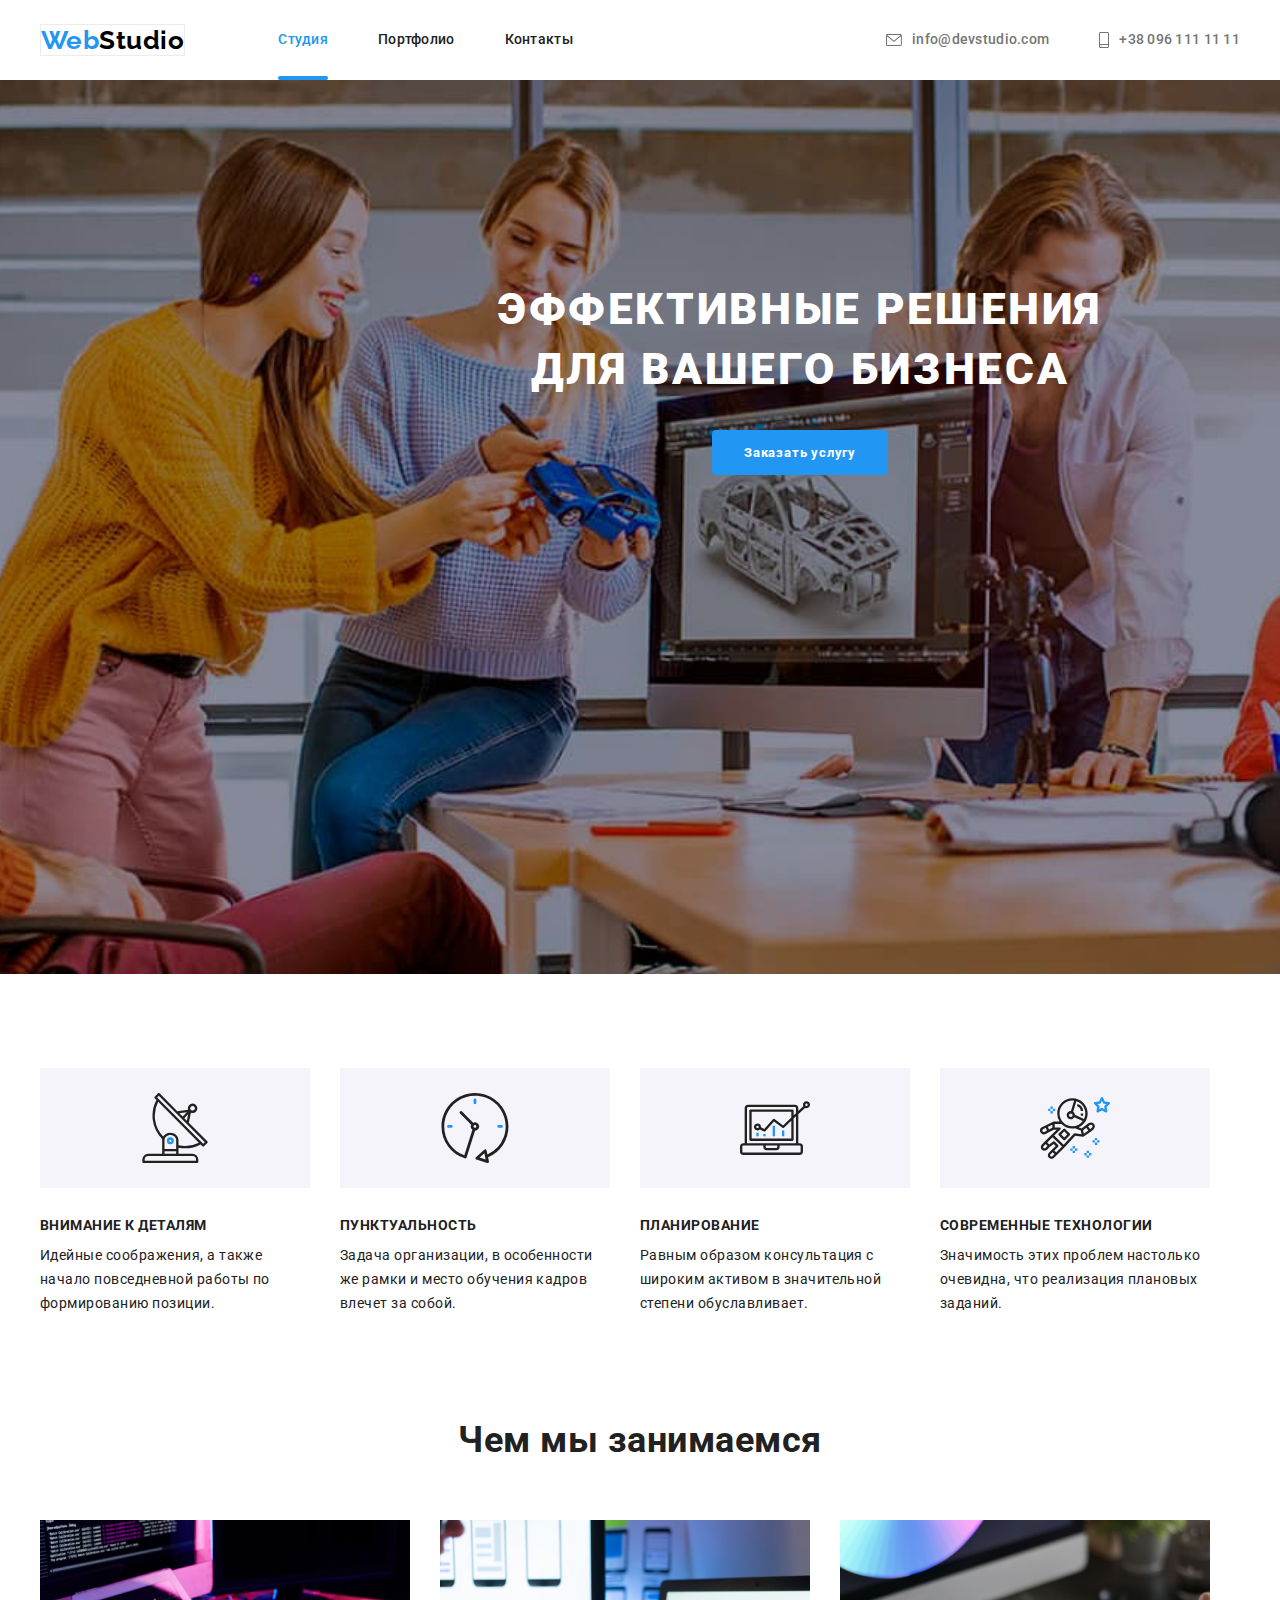
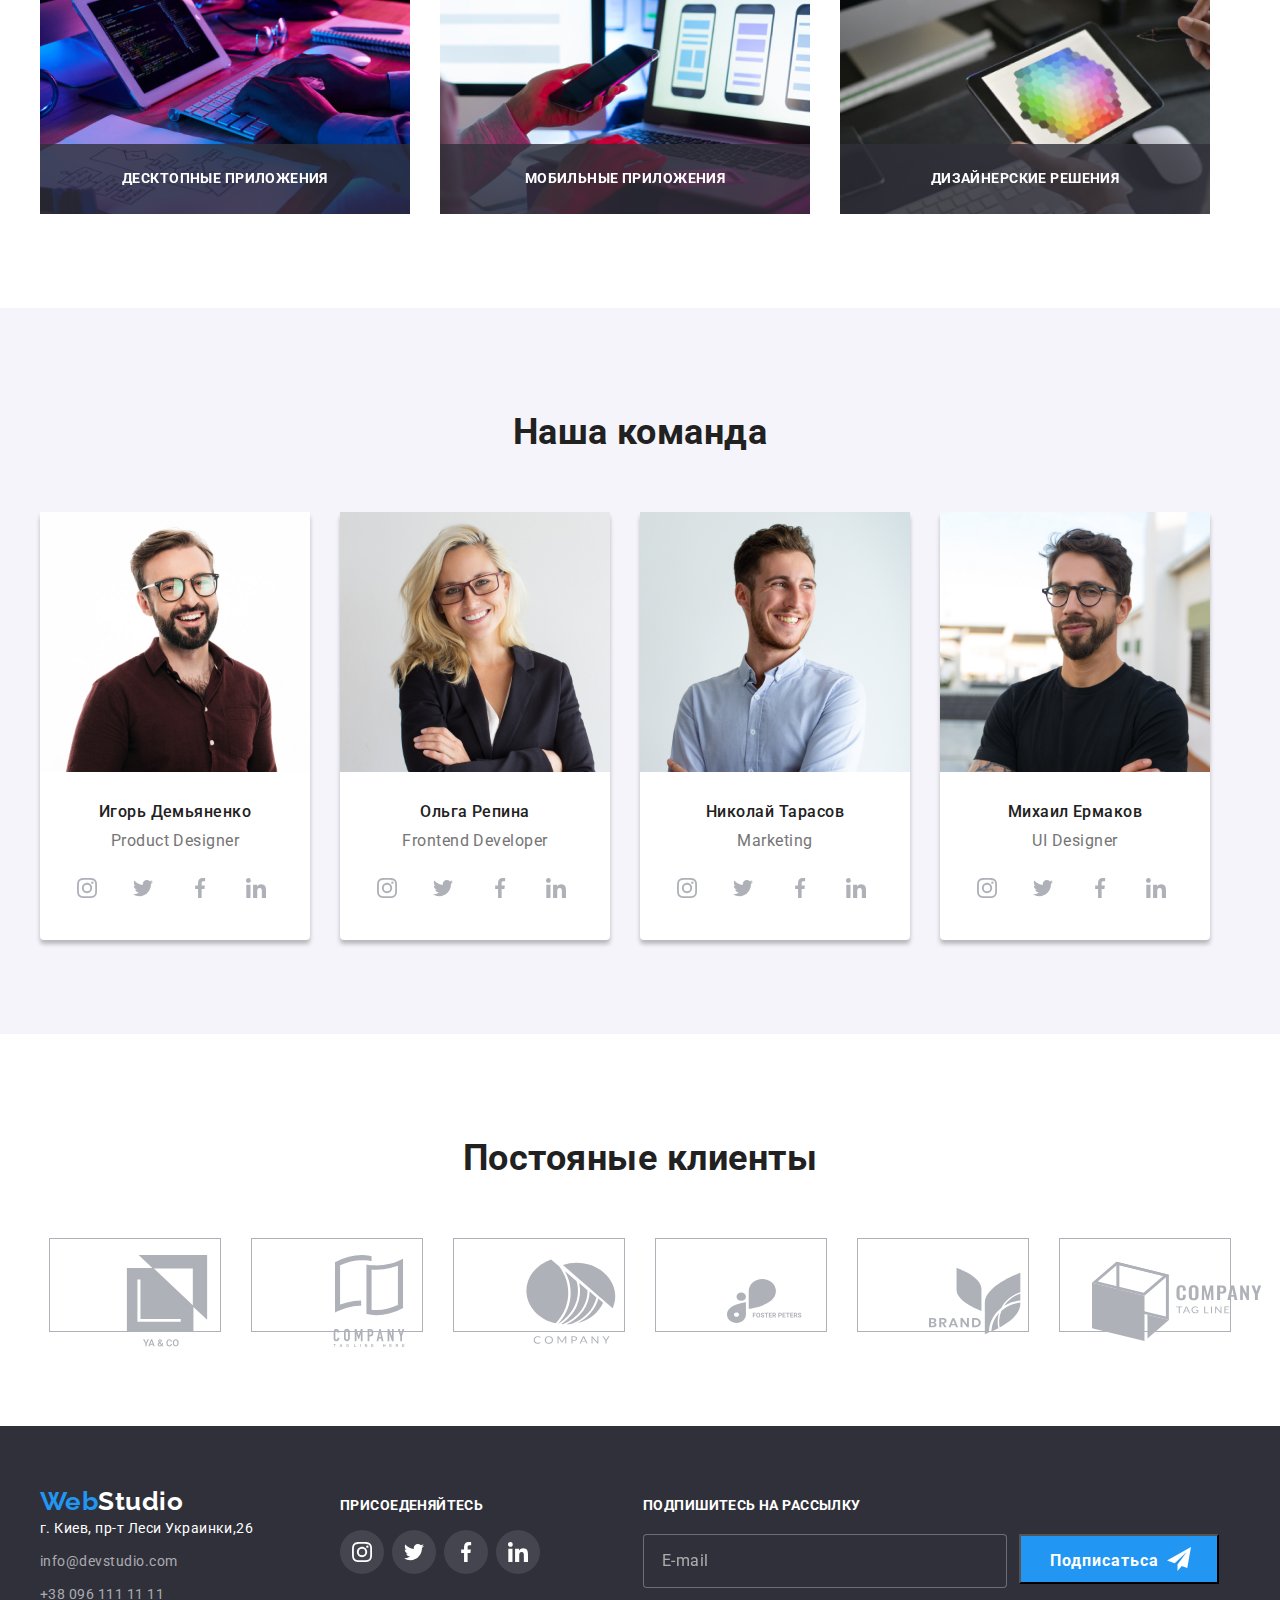
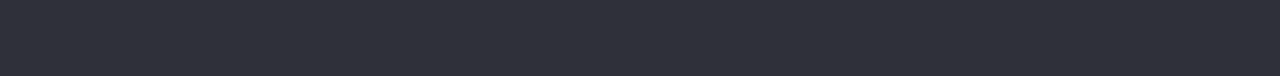
<file: index.html>
<!DOCTYPE html>
<html lang="ru">

<head>
    <meta charset="UTF-8">
    <meta http-equiv="X-UA-Compatible" content="IE=edge">
    <meta name="viewport" content="width=dewice-width,initial-scale=1.0">
    <title>WebStudio</title>
    <link
        href="https://fonts.googleapis.com/css2?family=Raleway:wght@700&family=Roboto:wght@400;500;700;900&display=swap"
        rel="stylesheet">
    <link rel="stylesheet" href="https://cdnjs.cloudflare.com/ajax/libs/modern-normalize/1.1.0/modern-normalize.min.css"
        integrity="sha512-wpPYUAdjBVSE4KJnH1VR1HeZfpl1ub8YT/NKx4PuQ5NmX2tKuGu6U/JRp5y+Y8XG2tV+wKQpNHVUX03MfMFn9Q=="
        crossorigin="anonymous" referrerpolicy="no-referrer" />
    <link rel="stylesheet" href="./css/styles.css">
</head>

<body>
    <header>
        <div class="container nav">
            <nav>
                <a href="./index.html" class="logo header"><span>Web</span>Studio</a>
                <ul class="site-nav list">
                    <li class="link-nav"><a href="./index.html" class="nav link-nav current">Студия</a></li>
                    <li class="link-nav"><a href="./portfolio.html" class="nav link-nav">Портфолио</a></li>
                    <li class="link-nav"><a href="" class="nav link-nav">Контакты</a></li>
                </ul>
            </nav>
            <ul class="auto-naw list">
                <li class="link-nav">
                    <a href="mailto:info@devstudio.com"class="contacts link-nav">
                        <svg class="envelope" width="16" height="12">
                            <use href="./images/icons.svg#icon-envelope"> </use>
                        </svg>info@devstudio.com</a>
                </li>
                <li class="link-nav">
                    <a href="tel:+380961111111" class="contacts link-nav">
                        <svg class="smartphone" width="10" height="16">
                            <use href="./images/icons.svg#icon-smartphone"> </use>
                        </svg>+38 096 111 11 11</a>
                </li>
            </ul>
        </div>
    </header>
    <main>
        <section class="hero">
            <h1 class="hero-title">Эффективные решения<br> для вашего бизнеса</h1>
            <button data-modal-open class="buttons" type="button">Заказать услугу</button>
            <div class="backdrop is-hidden" data-modal >
                <div class="model">
                    <button class="close-button" type="button" data-modal-close  >
                        <svg class="close" width="18" height="18">
                            <use href="./images/icons.svg#icon-close"></use>
                        </svg>
                    </button>
                    <form>
                        <h2 class="text-model-title">Оставьте свои данные, мы вам перезвоним</h2>
                            <div class="form-type">
                                <label for="name"><span class="text-model">Имя</span></label>
                                <input type="text" name="name" id="name" class="form-input">
                                <svg class="icon-model" width=18px height="18px">
                                    <use href="./images/icons.svg#icon-person"></use>
                                </svg>
                            </div>
                            <div class="form-type">
                                <label for="tel"><span class="text-model">Телефон</span></label>
                                <input type="tel" class="form-input" name="telephon" id="tel">
                                <svg class="icon-model" width=18px height="18px">
                                    <use href="./images/icons.svg#icon-phone"></use>
                                </svg>
                            </div>
                            <div class="form-type">
                                <label for="mail"><span class="text-model">Почта</span></label>
                                <input type="email" class="form-input" name="mail" id="mail">
                                <svg class="icon-model" width=18px height="18px">
                                    <use href="./images/icons.svg#icon-email"></use>
                                </svg>
                            </div>
                            <div class="form-type">
                                <label for="comment"><span class="text-model">Комментарий</span></label>
                                <textarea name="comment" class="texterea" placeholder="Введите текст" name="comment" id="comment"></textarea>
                            </div>
                            <div class="checkbox">
                                <input type="checkbox" class="checkbox-icon">
                                <svg class="check" width="16" height="15">
                                    <use href="./images/icons.svg#icon-icon-check"></use>
                                </svg>
                                <span class="empty-box"></span>
                                <label for=""><span class="text-model-checkbox">Соглашаюсь с рассылкой и принимаю</span> <a><span class="document">Условия договора</span></a></label>
                            </div>
                            <button class="submit" type="submit">Отправить</button>
                    </form>
                </div>
            </div>
        </section>
        <section class="section feature">
            <div class="container">
                <h2 class="delete">Как мы работаем</h2>
                <ul class="feature list">
                    <li class="link">
                        <div class="icon">
                            <svg class="antenna" width="70" height="70">
                                <use href="./images/icons.svg#icon-antenna"></use>
                            </svg>
                        </div>
                        <h3 class="title">Внимание к деталям</h3>
                        <p class="text">Идейные соображения, а также начало повседневной работы по формированию позиции.
                        </p>
                    </li>
                    <li class="link">
                        <div class="icon">
                            <svg class="antenna" width="70" height="70">
                                <use href="./images/icons.svg#icon-clock"></use>
                            </svg>
                        </div>
                        <h3 class="title">Пунктуальность</h3>
                        <p class="text">Задача организации, в особенности же рамки и место обучения кадров влечет за
                            собой.</p>
                    </li>
                    <li class="link">
                        <div class="icon">
                            <svg class="antenna" width="70" height="70">
                                <use href="./images/icons.svg#icon-diagram"></use>
                            </svg>
                        </div>
                        <h3 class="title">Планирование</h3>
                        <p class="text">Равным образом консультация с широким активом в значительной степени
                            обуславливает.</p>
                    </li>
                    <li class="link">
                        <div class="icon">
                            <svg class="antenna" width="70" height="70">
                                <use href="./images/icons.svg#icon-astronaut"></use>
                            </svg>
                        </div>
                        <h3 class="title">Современные технологии</h3>
                        <p class="text">Значимость этих проблем настолько очевидна, что реализация плановых заданий.</p>
                    </li>
                </ul>
            </div>
        </section>
        <section class="section about">
            <div class="container">
                <h2 class="section-title">Чем мы занимаемся</h2>
                <ul class="image list">
                    <li class="link">
                        <img src="./images/head/компютер.jpg" alt="компютер" width="370">
                        <div class="what-we-do">
                            <h3 class="contant-what-we-do">ДЕСКТОПНЫЕ ПРИЛОЖЕНИЯ</h3>
                        </div>
                    </li>
                    <li class="link">
                        <img src="./images/head/телефон.jpg" alt="телефон" width="370">
                        <div class="what-we-do">
                            <h3 class="contant-what-we-do">МОБИЛЬНЫЕ ПРИЛОЖЕНИЯ</h3>
                        </div>
                    </li>
                    <li class="link">
                        <img src="./images/head/планшет.jpg" alt="планшет" width="370">
                        <div class="what-we-do">
                            <h3 class="contant-what-we-do">ДИЗАЙНЕРСКИЕ РЕШЕНИЯ</h3>
                        </div>
                    </li>
                </ul>
            </div>
        </section>
        <section class="section team">
            <div class="container padding">
                <h2 class="section-title">Наша команда</h2>
                <ul class="team list">
                    <li class="link"><img src="./images/head/игорь.jpg" alt="игорь" width="270">
                        <h3 class="name">Игорь Демьяненко</h3>
                        <p class="text">Product Designer</p>
                        <a href="https://www.instagram.com/">
                            <div class="icon-team first-child">
                                <svg class="instagram" width="44" hight="44">
                                    <use href="./images/icons.svg#icon-instagram"></use>
                                </svg>
                            </div>
                        </a>
                        <a href="https://twitter.com/">
                            <div class="icon-team">
                                <svg class="instagram" width="44" hight="44">
                                    <use href="./images/icons.svg#icon-twitter"></use>
                                </svg>
                            </div>
                        </a>
                        <a href="https://www.facebook.com/">
                            <div class="icon-team">
                                <svg class="instagram" width="44" hight="44">
                                    <use href="./images/icons.svg#icon-facebook"></use>
                                </svg>
                            </div>
                        </a>
                        <a href="https://www.linkedin.com/">
                            <div class="icon-team">
                                <svg class="instagram" width="44" hight="44">
                                    <use href="./images/icons.svg#icon-linkedin"></use>
                                </svg>
                            </div>
                        </a>
                    </li>
                    <li class="link"><img src="./images/head/оля.jpg" alt="ольга" width="270">
                        <h3 class="name">Ольга Репина</h3>
                        <p class="text">Frontend Developer</p>
                        <a href="https://www.instagram.com/">
                            <div class="icon-team first-child">
                                <svg class="instagram" width="44" hight="44">
                                    <use href="./images/icons.svg#icon-instagram"></use>
                                </svg>
                            </div>
                        </a>
                        <a href="https://twitter.com/">
                            <div class="icon-team">
                                <svg class="instagram" width="44" hight="44">
                                    <use href="./images/icons.svg#icon-twitter"></use>
                                </svg>
                            </div>
                        </a>
                        <a href="https://www.facebook.com/">
                            <div class="icon-team">
                                <svg class="instagram" width="44" hight="44">
                                    <use href="./images/icons.svg#icon-facebook"></use>
                                </svg>
                            </div>
                        </a>
                        <a href="https://www.linkedin.com/">
                            <div class="icon-team">
                                <svg class="instagram" width="44" hight="44">
                                    <use href="./images/icons.svg#icon-linkedin"></use>
                                </svg>
                            </div>
                        </a>
                    </li>
                    <li class="link"><img src="./images/head/коля.jpg" alt="николай" width="270">
                        <h3 class="name">Николай Тарасов</h3>
                        <p class="text">Marketing</p>
                        <a href="https://www.instagram.com/">
                            <div class="icon-team first-child">
                                <svg class="instagram" width="44" hight="44">
                                    <use href="./images/icons.svg#icon-instagram"></use>
                                </svg>
                            </div>
                        </a>
                        <a href="https://twitter.com/">
                            <div class="icon-team">
                                <svg class="instagram" width="44" hight="44">
                                    <use href="./images/icons.svg#icon-twitter"></use>
                                </svg>
                            </div>
                        </a>
                        <a href="https://www.facebook.com/">
                            <div class="icon-team">
                                <svg class="instagram" width="44" hight="44">
                                    <use href="./images/icons.svg#icon-facebook"></use>
                                </svg>
                            </div>
                        </a>
                        <a href="https://www.linkedin.com/">
                            <div class="icon-team">
                                <svg class="instagram" width="44" hight="44">
                                    <use href="./images/icons.svg#icon-linkedin"></use>
                                </svg>
                            </div>
                        </a>
                    </li>
                    <li class="link"><img src="./images/head/миша.jpg" alt="михаил" width="270">
                        <h3 class="name">Михаил Ермаков</h3>
                        <p class="text">UI Designer</p>
                        <a href="https://www.instagram.com/">
                            <div class="icon-team first-child">
                                <svg class="instagram" width="44" hight="44">
                                    <use href="./images/icons.svg#icon-instagram"></use>
                                </svg>
                            </div>
                        </a>
                        <a href="https://twitter.com/">
                            <div class="icon-team">
                                <svg class="instagram" width="44" hight="44">
                                    <use href="./images/icons.svg#icon-twitter"></use>
                                </svg>
                            </div>
                        </a>
                        <a href="https://www.facebook.com/">
                            <div class="icon-team">
                                <svg class="instagram" width="44" hight="44">
                                    <use href="./images/icons.svg#icon-facebook"></use>
                                </svg>
                            </div>
                        </a>
                        <a href="https://www.linkedin.com/">
                            <div class="icon-team">
                                <svg class="instagram" width="44" hight="44">
                                    <use href="./images/icons.svg#icon-linkedin"></use>
                                </svg>
                            </div>
                        </a>
                    </li>
                </ul>
            </div>
        </section>
        <section class="section clients">
            <h2 class="section-title">Постояные клиенты</h2>
            <ul class="clients list">
                <li class="client">
                    <a href="">
                        <div class="fon-clients">
                            <svg class="utility icon-clients" width="170" height="92">
                                <use href="./images/icons.svg#icon-group"></use>
                            </svg>
                        </div>
                    </a>
                </li>
                <li class="client" >
                    <a href="">
                        <div class="fon-clients">
                            <svg class="utility icon-clients-1" width="170" height="92">
                                <use href="./images/icons.svg#icon-group-1"></use>
                            </svg>
                        </div>
                    </a>
                </li>
                <li class="client" >
                    <a href="">
                        <div class="fon-clients">
                            <svg class="utility icon-clients-2" width="170" height="92">
                                <use href="./images/icons.svg#icon-group-2"></use>
                            </svg>
                        </div>
                    </a>
                </li>
                <li class="client" >
                    <a href="">
                        <div class="fon-clients">
                            <svg class="utility icon-clients-3" width="170" height="92">
                                <use href="./images/icons.svg#icon-group-3"></use>
                            </svg>
                        </div>
                    </a>
                </li>
                <li class="client" >
                    <a href="">
                        <div class="fon-clients">
                            <svg class="utility icon-clients-4" width="170" height="92">
                                <use href="./images/icons.svg#icon-group-4"></use>
                            </svg>
                        </div>
                    </a>
                </li>
                <li class="client" >
                    <a href="">
                        <div class="fon-clients">
                            <svg class="utility icon-clients-5" width="170" height="92">
                                <use href="./images/icons.svg#icon-group-5"></use>
                            </svg>
                        </div>
                    </a>
                </li>
            </ul>
        </section>
    </main>
    <footer>
        <div class="container in-footer">
            <div class="flex">
                <div>
                    <a href="./index.html" class="logo in-footer"><span>Web</span>Studio</a>
                    <address>
                        <ul class="address list">
                            <li class="link">
                                <a href="" class="city">г. Киев, пр-т Леси Украинки,26</a>
                            </li>
                            <li class="link">
                                <a href="mailto:info@devstudio.com" class="mail">info@devstudio.com</a>
                            </li>
                            <li class="link">
                                <a href="tel:380961111111" class="mail">+38 096 111 11 11</a>
                            </li>
                        </ul>
                    </address>
                </div>
            <div class="footer-icon">
                <h3 class="in-footer title">ПРИСОЕДЕНЯЙТЕСЬ</h3>
                <ul class="flex-icon">
                    <li class="link-icon" >
                        <a href="https://www.instagram.com/">
                            <div class="icon-team first-child foter">
                                <svg class="instagram in-footer" width="44" hight="44">
                                    <use href="./images/icons.svg#icon-instagram"></use>
                                </svg>
                            </div>
                        </a>
                    </li>
                    <li class="link-icon">
                        <a href="https://twitter.com/">
                            <div class="icon-team foter">
                                <svg class="instagram in-footer" width="44" hight="44">
                                    <use href="./images/icons.svg#icon-twitter"></use>
                                </svg>
                            </div>
                        </a>
                    </li>
                    <li class="link-icon">
                        <a href="https://www.facebook.com/">
                            <div class="icon-team foter">
                                <svg class="instagram in-footer" width="44" hight="44">
                                    <use href="./images/icons.svg#icon-facebook"></use>
                                </svg>
                            </div>
                        </a>
                    </li>
                    <li class="link-icon">
                        <a href="https://www.linkedin.com/">
                            <div class="icon-team foter">
                                <svg class="instagram in-footer" width="44" hight="44">
                                    <use href="./images/icons.svg#icon-linkedin"></use>
                                </svg>
                            </div>
                        </a>
                    </li>
                </ul>
            </div>
            <div class="footer-send">
                <h3 class="in-footer title">ПОДПИШИТЕСЬ НА РАССЫЛКУ</h3>
                <label class="label-footer" for="send">
                <input class="input-footer" type="text" placeholder="E-mail">
                <button class="button-send">Подписатьса
                    <svg class="icon-send" width="24" height="24">
                        <use href="./images/icons.svg#icon-send"></use>
                    </svg>
                </button>
                </label>
            </div>
            </div>
        </div>
    </footer>
    <script src="./js/modal.js"></script>
</body>
</file>
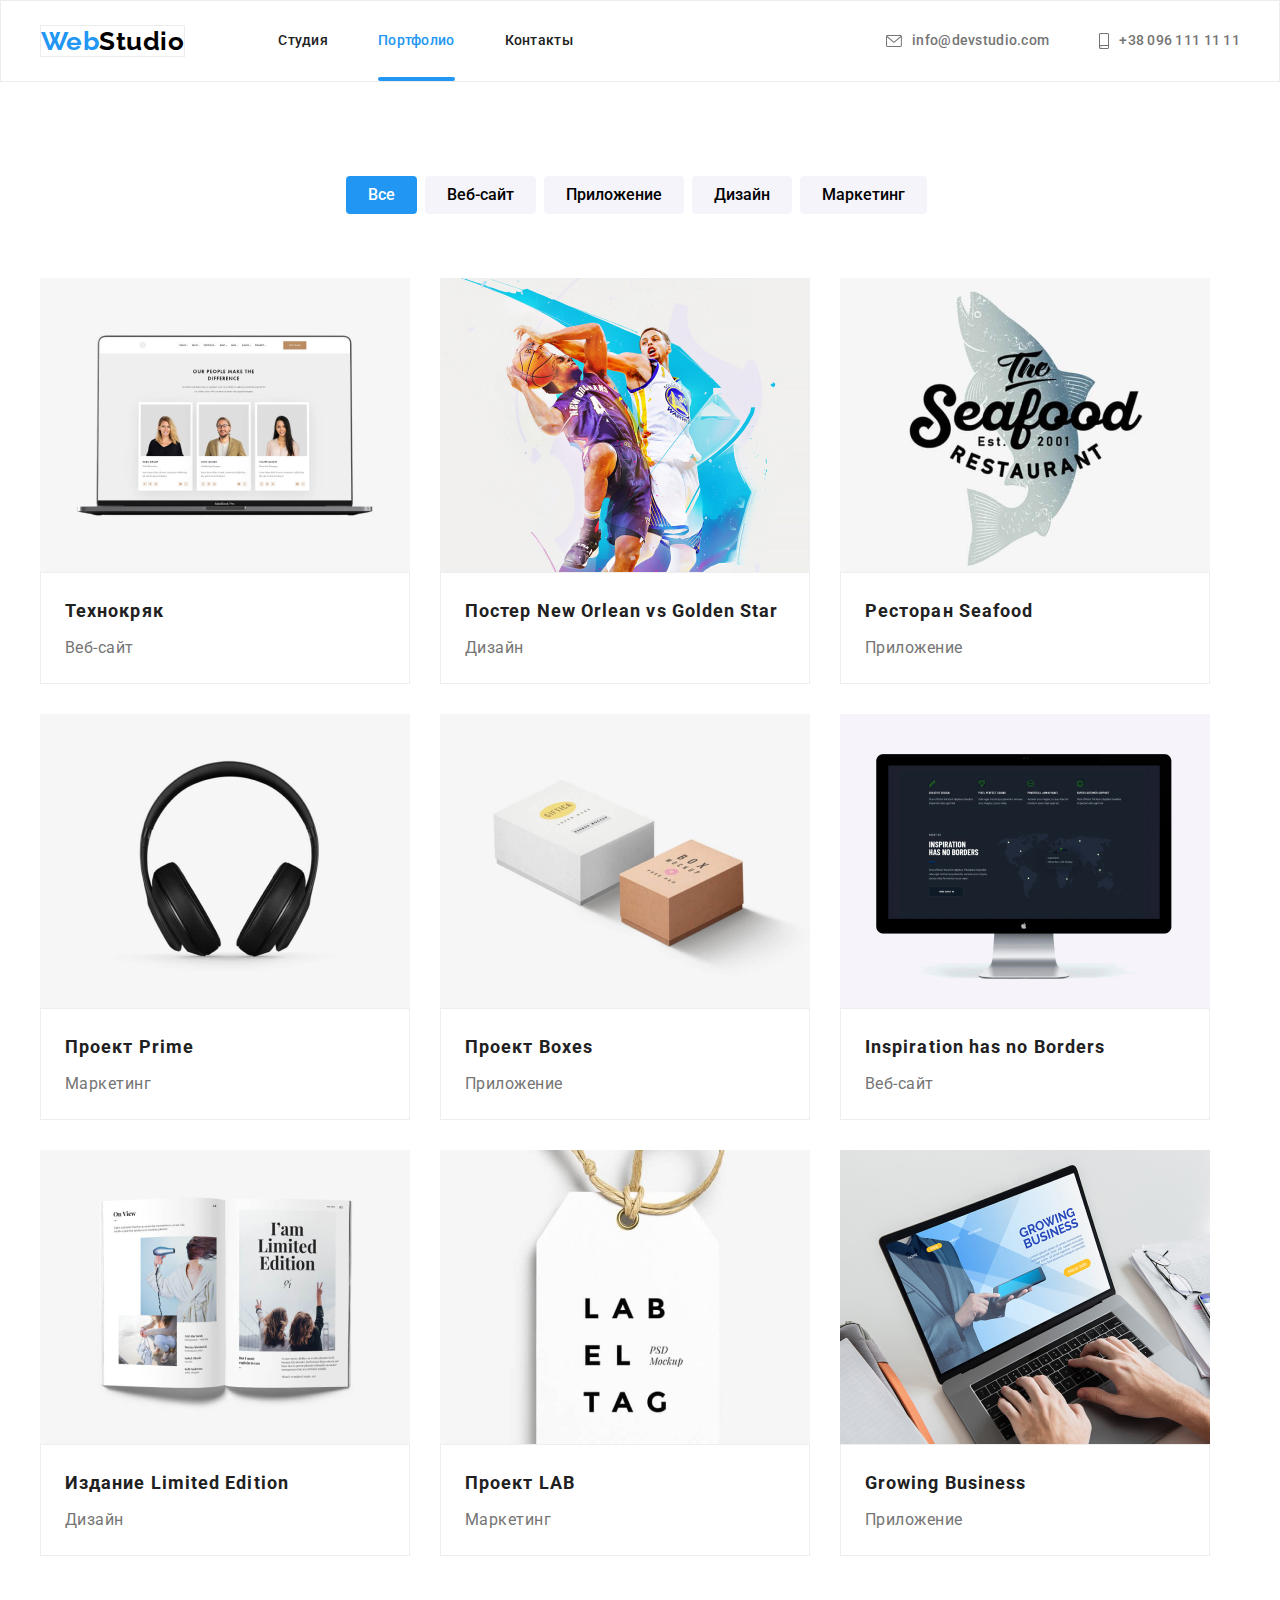
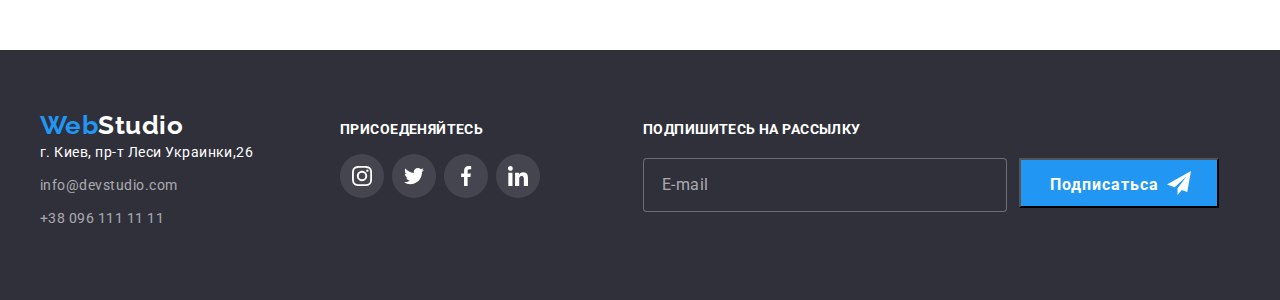
<file: portfolio.html>
<!DOCTYPE html>
<html lang="ru">

<head>
    <meta charset="UTF-8">
    <meta http-equiv="X-UA-Compatible" content="IE=edge">
    <meta name="viewport" content="width=dewice-width,initial-scale=1.0">
    <title>WebStudio</title>
    <link
        href="https://fonts.googleapis.com/css2?family=Raleway:wght@700&family=Roboto:wght@400;500;700;900&display=swap"
        rel="stylesheet">
    <link rel="stylesheet" href="https://cdnjs.cloudflare.com/ajax/libs/modern-normalize/1.1.0/modern-normalize.min.css"
        integrity="sha512-wpPYUAdjBVSE4KJnH1VR1HeZfpl1ub8YT/NKx4PuQ5NmX2tKuGu6U/JRp5y+Y8XG2tV+wKQpNHVUX03MfMFn9Q=="
        crossorigin="anonymous" referrerpolicy="no-referrer" />
    <link rel="stylesheet" href="./css/styles.css">
</head>
<body>
    <header class="header">
        <div class="container nav">
            <nav>
                <a href="./index.html" class="logo header"><span>Web</span>Studio</a>
                <ul class="site-nav list">
                    <li class="link-nav"><a href="./index.html" class="nav link-nav">Студия</a></li>
                    <li class="link-nav"><a href="./portfolio.html" class="nav link-nav current">Портфолио</a></li>
                    <li class="link-nav"><a href="" class="nav link-nav">Контакты</a></li>
                </ul>
            </nav>
            <ul class="auto-naw list">
                <li class="link-nav">
                    <svg class="envelope" width="16" height="12">
                        <use href="./images/icons.svg#icon-envelope"> </use>
                    </svg>
                    <a href="mailto:info@devstudio.com" class="contacts link-nav">
                        info@devstudio.com</a>
                </li>
                <li class="link-nav">
                    <svg class="smartphone" width="10" height="16">
                        <use href="./images/icons.svg#icon-smartphone"> </use>
                    </svg>
                    <a href="tel:+380961111111" class="contacts link-nav">+38 096 111 11 11</a>
                </li>
            </ul>
        </div>
    </header>
    <main>
        <section>
            <div class="container portfolio">
                <h1 class="delete">Магазин</h1>
                <ul class="button list">
                    <li class="link"><button class="button-portfolio activ" type="button">Все</button></li>
                    <li class="link"><button class="button-portfolio" type="button">Веб-сайт</button></li>
                    <li class="link"><button class="button-portfolio" type="button">Приложение</button></li>
                    <li class="link"><button class="button-portfolio" type="button">Дизайн</button></li>
                    <li class="link"><button class="button-portfolio" type="button">Маркетинг</button></li>
                </ul>
                <ul class="portfolio list">
                    <li class="link">
                        <div class="hover">
                            <img src="./images/portfolio/ноутбук.jpg" alt="ноутбук">
                            <div class="overlay">
                                <p class="portfolio-content">Ресурс предлагает комплексные предложения с разным уровнем функционала и сервисов. Все это позволит посетителю получить
                                исчерпывающие сведения о компании или частном лице.</p>
                            </div>
                        </div>
                        <div class="text-container">
                            <h2 class="title">Технокряк</h2>
                            <p class="text">Веб-сайт</p>
                        </div>
                    </li>
                    <li class="link">
                        <div class="hover">
                            <img src="./images/portfolio/баскетбол.jpg" alt="баскетбол">
                            <div class="overlay">
                                <p class="portfolio-content">Ресурс предлагает комплексные предложения с разным уровнем функционала и сервисов. Все
                                    это позволит посетителю получить
                                    исчерпывающие сведения о компании или частном лице.</p>
                            </div>
                        </div>
                        <div class="text-container">
                            <h2 class="title">Постер New Orlean vs Golden Star</h2>
                            <p class="text">Дизайн</p>
                        </div>
                    </li>
                    <li class="link">
                        <div class="hover">
                            <img src="./images/portfolio/ресторан.jpg" alt="лого ресторана">
                            <div class="overlay">
                                <p class="portfolio-content">Ресурс предлагает комплексные предложения с разным уровнем функционала и сервисов. Все
                                    это позволит посетителю получить
                                    исчерпывающие сведения о компании или частном лице.</p>
                            </div>
                        </div>
                        <div class="text-container">
                            <h2 class="title">Ресторан Seafood</h2>
                            <p class="text">Приложение</p>
                        </div>
                    </li>
                    <li class="link">
                        <div class="hover">
                            <img src="./images/portfolio/наушники.jpg" alt="наушники">
                            <div class="overlay">
                                <p class="portfolio-content">Ресурс предлагает комплексные предложения с разным уровнем функционала и сервисов. Все
                                    это позволит посетителю получить
                                    исчерпывающие сведения о компании или частном лице.</p>
                            </div>
                        </div>
                        <div class="text-container">
                            <h2 class="title">Проект Prime</h2>
                            <p class="text">Маркетинг</p>
                        </div>
                    </li>
                    <li class="link">
                        <div class="hover">
                            <img src="./images/portfolio/коробки.jpg" alt="коробки">
                            <div class="overlay">
                                <p class="portfolio-content">Ресурс предлагает комплексные предложения с разным уровнем функционала и сервисов. Все
                                    это позволит посетителю получить
                                    исчерпывающие сведения о компании или частном лице.</p>
                            </div>
                        </div>
                        <div class="text-container">
                            <h2 class="title">Проект Boxes</h2>
                            <p class="text">Приложение</p>
                        </div>
                    </li>
                    <li class="link"><div class="hover">
                        <img src="./images/portfolio/монитор.jpg" alt="монитор">
                        <div class="overlay">
                            <p class="portfolio-content">Ресурс предлагает комплексные предложения с разным уровнем функционала и сервисов. Все
                                это позволит посетителю получить
                                исчерпывающие сведения о компании или частном лице.</p>
                        </div>
                    </div>
                        <div class="text-container">
                            <h2 class="title">Inspiration has no Borders</h2>
                            <p class="text">Веб-сайт</p>
                        </div>
                    </li>
                    <li class="link">
                        <div class="hover">
                            <img src="./images/portfolio/книга.jpg" alt="открытая книга">
                            <div class="overlay">
                                <p class="portfolio-content">Ресурс предлагает комплексные предложения с разным уровнем функционала и сервисов. Все
                                    это позволит посетителю получить
                                    исчерпывающие сведения о компании или частном лице.</p>
                            </div>
                        </div>
                        <div class="text-container">
                            <h2 class="title">Издание Limited Edition</h2>
                            <p class="text">Дизайн</p>
                        </div>
                    </li>
                    <li class="link">
                        <div class="hover">
                            <img src="./images/portfolio/лейбл.jpg" alt="лейбл">
                            <div class="overlay">
                                <p class="portfolio-content">Ресурс предлагает комплексные предложения с разным уровнем функционала и сервисов. Все
                                    это позволит посетителю получить
                                    исчерпывающие сведения о компании или частном лице.</p>
                            </div>
                        </div>
                        <div class="text-container">
                            <h2 class="title">Проект LAB</h2>
                            <p class="text">Маркетинг</p>
                        </div>
                    </li>
                    <li class="link">
                        <div class="hover">
                            <img src="./images/portfolio/ноутбук2.jpg" alt="работа за ноутбуком">
                            <div class="overlay">
                                <p class="portfolio-content">Ресурс предлагает комплексные предложения с разным уровнем функционала и сервисов. Все
                                    это позволит посетителю получить
                                    исчерпывающие сведения о компании или частном лице.</p>
                            </div>
                        </div>
                        <div class="text-container">
                            <h2 class="title">Growing Business</h2>
                            <p class="text">Приложение</p>
                        </div>
                    </li>
                </ul>
            </div>
        </section>
    </main>
    <footer>
        <div class="container in-footer">
            <div class="flex">
                <div>
                    <a href="./index.html" class="logo in-footer"><span>Web</span>Studio</a>
                    <address>
                        <ul class="address list">
                            <li class="link">
                                <a href="" class="city">г. Киев, пр-т Леси Украинки,26</a>
                            </li>
                            <li class="link">
                                <a href="mailto:info@devstudio.com" class="mail">info@devstudio.com</a>
                            </li>
                            <li class="link">
                                <a href="tel:380961111111" class="mail">+38 096 111 11 11</a>
                            </li>
                        </ul>
                    </address>
                </div>
                <div class="footer-icon">
                    <h3 class="in-footer title">ПРИСОЕДЕНЯЙТЕСЬ</h3>
                    <ul class="flex-icon">
                        <li class="link-icon">
                            <a href="https://www.instagram.com/">
                                <div class="icon-team first-child foter">
                                    <svg class="instagram in-footer" width="44" hight="44">
                                        <use href="./images/icons.svg#icon-instagram"></use>
                                    </svg>
                                </div>
                            </a>
                        </li>
                        <li class="link-icon">
                            <a href="https://twitter.com/">
                                <div class="icon-team foter">
                                    <svg class="instagram in-footer" width="44" hight="44">
                                        <use href="./images/icons.svg#icon-twitter"></use>
                                    </svg>
                                </div>
                            </a>
                        </li>
                        <li class="link-icon">
                            <a href="https://www.facebook.com/">
                                <div class="icon-team foter">
                                    <svg class="instagram in-footer" width="44" hight="44">
                                        <use href="./images/icons.svg#icon-facebook"></use>
                                    </svg>
                                </div>
                            </a>
                        </li>
                        <li class="link-icon">
                            <a href="https://www.linkedin.com/">
                                <div class="icon-team foter">
                                    <svg class="instagram in-footer" width="44" hight="44">
                                        <use href="./images/icons.svg#icon-linkedin"></use>
                                    </svg>
                                </div>
                            </a>
                        </li>
                    </ul>
                </div>
                <div class="footer-send">
                    <h3 class="in-footer title">ПОДПИШИТЕСЬ НА РАССЫЛКУ</h3>
                    <label class="label-footer" for="send">
                        <input class="input-footer" type="text" placeholder="E-mail">
                        <button class="button-send">Подписатьса
                            <svg class="icon-send" width="24" height="24">
                                <use href="./images/icons.svg#icon-send"></use>
                            </svg>
                        </button>
                    </label>
                </div>
            </div>
        </div>
    </footer>
    </body>
</file>
<file: css/styles.css>
:root {
    --praimeri-text-color: #212121;
    --title-text-color: #757575;
    --accent-color: #2196F3;
    --white-color: #ffffff;
    --backgraund-section-color: #F5F4FA;
    --hero-footer-background-color: #2F303A;
    --icon-color: #AFB1B8;
    --animation: 250ms cubic-bezier(0.4, 0, 0.2, 1);
}

body {
    background-color: #fff;
    color: var(--praimeri-text-color);
    font-family: Roboto, sans-serif;
    font-size: 16px;
    letter-spacing: 0.03em;
    margin: 0;
}

.link-nav,
.link {
    text-decoration: none;
}

.list {
    list-style: none;
    padding: 0;
    margin: 0;
}

button {
    font-family: inherit;
}

/* logo */

.logo {
    font-family: Raleway, sans-serif;
    font-size: 26px;
    font-weight: 700;
    line-height: 1.19;
    text-decoration: none;
}

.logo.header {
    color: #000;
    margin-right: 93px;
}

.logo.footer {
    display: inline-block;
    color: var(--white-color);
    margin-bottom: 20px;
}

span {
    color: var(--accent-color);
}

/* site nav */

nav {
    display: flex;
    align-items: center;
}

.auto-naw.list .contacts.link-nav:hover,
.auto-naw.list .contacts.link-nav:focus{
    color: var(--accent-color);
    fill: var(--accent-color);
}

.nav.link-nav,
.contacts.link-nav {
    font-size: 14px;
    font-weight: 500;
    line-height: 1.14;
    letter-spacing: 0.02em;
    text-align: left;
    text-decoration: none;
}

.site-nav {
    display: flex;
    padding-top: 32px;
    padding-bottom: 32px;
}

.site-nav.list .link-nav {
    display: block;
    margin-right: 50px;
    color: var(--praimeri-text-color);

    transition: color var(--animation);
}

.site-nav .link-nav:last-child {
    margin-right: 0;
}

.site-nav .link-nav.current {
    color: var(--accent-color);

    position: relative;
}

.link-nav.current::after{
    content: "";

    position: absolute;
    left: 0;
    top: 44px;

    display: block;
    width: 100%;
    height: 4px;
    background-color: var(--accent-color);
    border-radius: 2px;
}

.auto-naw.list .link-nav {
    color: var(--title-text-color);
    display: inline-flex;
    fill: var(--title-text-color);

    transition: color var(--animation);
}

.auto-naw .link-nav:hover,
.auto-naw .link-nav:focus {
    color: var(--accent-color);
    fill: var(--accent-color);
}

.site-nav .link-nav:hover,
.site-nav .link-nav:focus {
    color: var(--accent-color);
}

.auto-naw.list {
    display: flex;
    margin-left: auto;
    align-content: center;
}

.auto-naw .link-nav+.link-nav {
    margin-left: 50px;
}

/* hero */

.hero {
    text-align: center;
    padding-top: 200px;

    width: 1600px;
    min-height: 600px;
    margin-left: auto;
    margin-right: auto;
    background-color: rgba(47, 48, 58, 0.4);
    background-image: url(../images/head/bacground.jpg);
    background-color: var(--hero-footer-background-color);
    background-repeat: no-repeat;
    background-position: center;
    background-size: cover;
}

.hero-title {
    color: var(--white-color);
    font-size: 44px;
    font-weight: 900;
    line-height: 1.36;
    letter-spacing: 0.06em;
    text-align: center;
    text-transform: uppercase;
    margin-top: 0;
    margin-bottom: 30px;
}

/* model */

.backdrop{
    position: fixed;
    top: 0;
    left: 0;
    width: 100%;
    height: 100%;
    background: rgba(0, 0, 0, 0.2);

    opacity: 1;
    transition: opacity var(--animation);
}

.backdrop.is-hidden{
    opacity: 0;
    pointer-events: none;
}

.backdrop.is-hidden .model{
    transform: translate(50% 50%) scale(0);
}

.model{
    position: absolute;
    top: 50%;
    left: 50%;
    transform: translate(-50%, -50%) scale(1);

    width: 528px;
    height: 581px;
    background-color: var(--white-color);

    transition: transform var(--animation);
}

.close-button{
    width: 30px;
    height: 30px;
    border-radius: 50%;
    background-color: var(--white-color);
    border: 1px solid rgba(0, 0, 0, 0.1);
    
    display: flex;
    align-items: center;
    justify-content: center;

    position: absolute;
    top: 0;
    right: 0;
    margin: 8px;
}

.close{
    fill: var(--title-text-color);

    transition: fill var(--animation);
}

.close-button .close:hover,
.close-button .close:focus{
    cursor: pointer;
    fill: var(--accent-color);
}

.form-type{
    position: relative;
    display: flex;
    flex-direction: column;
    margin-bottom: 10px;
    text-align: left;
}

form{
    margin-left: 44px;
    margin-right: 36px;
    padding: 0;
}

.text-model-title{
    display: block;
    margin-top: 36px;
    margin-bottom: 12px;
    margin-left: 0;
    padding: 0;

    font-family: Roboto;
    font-size: 20px;
    font-weight: 700;
    line-height: 1.15;
    letter-spacing: 0.03em;
    text-align: left;
    color: var(--praimeri-text-color);
}

.text-model{
    font-family: Roboto;
    font-size: 12px;
    font-weight: 400;
    line-height: 1.17;
    letter-spacing: 0.01em;
    text-align: left;
    color: var(--title-text-color);
}

.text-model-checkbox{
    font-family: Roboto;
    font-size: 14px;
    font-weight: 400;
    line-height: 1,71;
    letter-spacing: 0.03em;
    text-align: left;
    color: var(--title-text-color);
}

.form-type textarea::placeholder{
    font-family: Roboto;
    font-size: 14px;
    font-weight: 400;
    line-height: 1,14;
    letter-spacing: 0.01em;
    text-align: left;
    color:rgba(117, 117, 117, 0.5);
}

.checkbox{
    position: relative;
    margin-top: 20px;
    margin-bottom: 30px;
}

.form-type .icon-model{
    position: absolute;
    left: 12px;
    top: 30px;
    fill: var(--praimeri-text-color);
}

.form-input:hover + .icon-model,
.form-input:focus + .icon-model{
    fill: var(--accent-color);
}

.form-input:hover,
.form-input:focus{
    color: #000;
    border: 1px solid #2196F3;
    cursor: pointer;
    outline: none;
}

.texterea:hover,
.texterea:focus{
    color: #000;
    border: 1px solid var(--accent-color);
    cursor: pointer;
    outline: none;
}

.form-input{
    width: 100%;
    margin: 0;
    padding: 10px 42px;

    border: 1px solid rgba(33, 33, 33, 0.2);
    border-radius: 4px;

    transition: border var(--animation) ;
}

.texterea{
    height: 120px;
    resize: none;
    border: 1px solid rgba(33, 33, 33, 0.2);
    border-radius: 4px;
    padding: 12px 16px;
}

.document{
    color: var(--accent-color);
    font-family: Roboto;
    font-size: 14px;
    font-weight: 400;
    line-height: 1.71;
    letter-spacing: 0.03em;
    text-decoration: underline;
    cursor: pointer;
}

.submit{
    padding: 10px 56px;
    font-family: Roboto;
    font-size: 16px;
    font-weight: 700;
    line-height: 1.88;
    letter-spacing: 0.06em;
    text-align: center;
    color: var(--white-color);
    background-color: var(--accent-color);
    border-radius: 4px;
    border: none;
    cursor: pointer;
}

.checkbox-icon{
    left: 3px;
    top: 6px;
    opacity: 0;
    position: absolute;
    cursor: pointer;
}

.empty-box {
    display: block;
    position: absolute;
    left: 0px;
    top: 4px;
    width: 16px;
    height: 15px;
    border: 2.3px solid var(--praimeri-text-color);
    border-radius: 4px;
    cursor: pointer;
    pointer-events: none;
}

.check {
    position: absolute;
    fill: #fff;
    background-color: #2196F3;
    border-radius: 4px;
    left: 0px;
    top: 4px;
    opacity: 0;
    pointer-events: none;
}

.checkbox-icon:checked + .check{
    opacity: 1;

}

.checkbox-icon:checked ~.empty-box{
    opacity: 0;

}

/* section */

section {
    padding-top: 94px;
    padding-bottom: 94px;
}


.section.team {
    background-color: var(--backgraund-section-color);
}

.section-title {
    font-size: 36px;
    line-height: 1.67;
    text-align: center;
    margin-top: 0;
    margin-bottom: 50px;
}

.delete {
    font-size: 0px;
}

.what-we-do{
    position: absolute;
    bottom: 0;
    left: 0;

    width: 100%;
    height: 70px;
    background-color: rgba(47, 48, 58, 0.8);

}

.contant-what-we-do{
    font-family: Roboto;
    font-size: 14px;
    font-weight: 700;
    line-height: 1.14;
    letter-spacing: 0.03em;
    text-align: center;
    color: var(--white-color);
    margin: 0;
    padding-top: 27px;
    padding-bottom: 27px;
}

.overlay{
    position: absolute;
    top: 0;
    left: 0;
    width: 100%;
    height: 294px;
    background: rgba(33, 150, 243, 0.9);
    opacity: 0;

    transform: translateY(100%);
    transition: transform var(--animation),opacity var(--animation);
}

.hover:hover .overlay,
.hover:focus .overlay{
    transform: translateY(0);
    opacity: 1;
}

.portfolio-content{
    font-family: Roboto;
    font-size: 18px;
    line-height: 1.56;
    letter-spacing: 0.03em;
    text-align: left;
    color: var(--white-color);
    margin: 0;
    padding: 63px 24px;
}

/* feature */

.feature.list {
    display: flex;
}

.link:last-child {
    margin-right: 0;
}

.feature .title {
    font-size: 14px;
    line-height: 1.14;
    text-align: left;
    text-transform: uppercase;
    margin-top: 0;
    margin-bottom: 10px;
}

.feature .text {
    font-size: 14px;
    line-height: 1.71;
    text-align: left;
    margin: 0;
}

.link {
    width: 270px;
    margin-right: 30px;
}

.image.list .link,
.portfolio .link {
    width: 370px;

    position: relative;
}

.image.list {
    display: flex;
}

.team.list {
    display: flex;
}

.team.list .link {
    box-shadow: 0px 4px 4px 0px rgba(0, 0, 0, 0.25);
    border-radius: 4px;
}

.team .name {
    font-size: 16px;
    font-weight: 500;
    line-height: 1.19;
    text-align: center;
    margin-top: 30px;
    margin-bottom: 10px;
}

.team .text {
    line-height: 1.19;
    text-align: center;
    color: var(--title-text-color);
    margin: 0;
}

.team .link {
    background-color: var(--white-color);
}

.portfolio.list {
    display: flex;
    flex-wrap: wrap;
    text-align: left;
}

.portfolio .link:nth-child(3n) {
    margin-right: 0px;
}

.portfolio .link:not(:nth-last-child(-n+3)) {
    margin-bottom: 30px;
}

.portfolio.list .link:hover,
.portfolio.list .link:focus {
    box-shadow: 0px 4px 4px 0px rgba(0, 0, 0, 0.25);
    border-radius: 4px;
    cursor: pointer;
}

.portfolio.list .title {
    font-size: 18px;
    line-height: 2;
    letter-spacing: 0.06em;
    margin-top: 0;
    margin-bottom: 4px;
}

.portfolio .text {
    line-height: 1.88;
    color: var(--title-text-color);
    margin: 0;
}

.text-container {
    padding: 20px 24px;
    border: 1px solid #EEEEEE;
}

img {
    display: block;
}

/* button */

.buttons {
    border-radius: 4px;
    padding: 10px 32px;
    border: 0;


    color: var(--white-color);
    background-color: var(--accent-color);
    font-weight: 700;
    line-height: 1.88;
    letter-spacing: 0.06em;
    cursor: pointer;
}

.button-portfolio {
    background-color: var(--backgraund-section-color);
    font-size: 16px;
    font-weight: 500;
    line-height: 1.63;
    border-radius: 4px;
    padding: 6px 22px;
    border: 0;

    transition: color var(--animation), background-color var(--animation);
}

.button-portfolio:hover,
.button-portfolio:focus {
    color: var(--white-color);
    background-color: var(--accent-color);
    cursor: pointer;
    box-shadow: 0px 2px 2px 0px rgba(0, 0, 0, 0.12);
    box-shadow: 0px 1px 2px 0px rgba(0, 0, 0, 0.08);
    box-shadow: 0px 3px 1px 0px rgba(0, 0, 0, 0.1);
}

.button.list {
    display: flex;
    margin-top: 0;
    margin-bottom: 34px;
    justify-content: center;
}

.button.list .link {
    margin-right: 8px;
    width: auto;
}

/* footer */

footer {
    background-color: var(--hero-footer-background-color);
}

.address .city {
    display: inline-block;
    margin-bottom: 9px;

    color: var(--white-color);
    font-style: normal;
    font-size: 14px;
    line-height: 1.71;
    text-align: left;
    text-decoration: none;
}

.address .mail {
    display: inline-block;
    margin-bottom: 9px;

    color: rgba(255, 255, 255, 0.6);
    font-style: normal;
    font-size: 14px;
    line-height: 1.71;
    text-align: left;
    text-decoration: none;

    transition: color var(--animation);
}

.footer-send{
    margin-top: 12px;
    margin-left: 93px;
}

.label-footer{
    position: relative;
    display:flex;
    margin-top: 20px;
}

.input-footer{
    width: 358px;
    height: 50px;
    background-color: var(--hero-footer-background-color);
    border: 1px solid rgba(255, 255, 255, 0.3);
    border-radius: 4px;
    /* padding: 10px 20px; */
}

.input-footer:focus{
    color: #2196F3;
    padding: 10px 20px;
}


.footer-send input::placeholder{
    font-family: Roboto;
    font-size: 16px;
    font-weight: 400;
    line-height: 1.25;
    letter-spacing: 0.03em;
    text-align: left;
    padding: 15px 16px;
    color: rgba(255, 255, 255, 0.6);
}

.button-send{
    width: 200px;
    height: 50px;
    margin-left: 12px;
    background-color: var(--accent-color);
    color: var(--white-color);
    font-family: Roboto;
    font-size: 16px;
    font-weight: 700;
    line-height: 30px;
    letter-spacing: 0.06em;
    text-align: left;
    padding: 10px 29px;
    cursor: pointer;
}

.icon-send{
    position: absolute;
    right: 28px;
    top: 13px;
}

.address .mail:hover,
.address .mail:focus {
    color: var(--accent-color);
}

.button-portfolio.activ {
    color: var(--white-color);
    background-color: var(--accent-color);
}

.container {
    width: 1200px;
    padding-left: 15px;
    padding-right: 15px;
    margin: 0 auto;


    /* outline: 2px solid #000; */
}

.container.in-footer {
    padding-top: 60px;
    padding-bottom: 60px;
}

.container.nav {
    display: flex;
    align-items: center;
}

.section.about {
    padding-top: 0;
}

.clients {
    text-align: center;
}

.envelope {
    margin-right: 10px;
    padding: 0;
    margin-top: 2px;

    transition: fill var(--animation);
}

.envelope:hover,
.envelope:focus {
    fill: var(--accent-color);
    cursor: pointer;
}

.smartphone {
    margin-right: 10px;
    padding: 0;

    transition: fill var(--animation);
}

.smartphone:hover,
.smartphone:focus {
    fill: var(--accent-color);
    cursor: pointer;
}

.icon {
    display: block;
    height: 120px;
    width: 270px;
    background-color: var(--backgraund-section-color);
    margin-bottom: 30px;
}

.antenna {
    margin: 25px 100px;
}

.icon-team {
    display: inline-flex;
    width: 44px;
    height: 44px;
    margin: 16px 4px 30px 4px;
    background-color: #fff;
    border-radius: 50%;

    transition: background-color var(--animation);
}

.team.list .first-child {
    margin-left: 25px;
}

.instagram {
    fill: var(--icon-color);
    padding: 12px;

    transition: fill var(--animation);
}

.instagram:hover,
.instagram:focus {
    fill: var(--white-color);
}

.icon-team:hover,
.icon-team:focus {
    background-color: var(--accent-color);
    cursor: pointer;
}

.fon-clients {
    width: 170px;
    height: 92px;
    border: 1px solid #AFB1B8;

    transition: border var(--animation);
}

.fon-clients:hover,
.fon-clients:focus {
    border: 1px solid var(--accent-color);
}

.clients.list {
    display: flex;
    justify-content: center;
}

.utility {
    fill: var(--icon-color);
    padding: 16px 32px;

    transition: fill var(--animation);
}

.utility:hover,
.utility:focus {
    fill: var(--accent-color);
}

a {
    color: #fff;
    margin: 0;
    padding: 0;
}

a:hover,
a:focus {
    color: #fff;
}

li {
    list-style: none;
}

.client {
    margin-left: 15px;
    margin-right: 15px;
}

.client:first-child {
    margin-left: 0;
}

.client:last-child {
    margin-right: 0;
}

.in-footer.title {
    font-family: Roboto;
    font-size: 14px;
    font-weight: 700;
    line-height: 1.14;
    letter-spacing: 0.03em;
    text-align: left;
    color: #FFFFFF;
    margin: 0;
}

.flex {
    display: flex;
}

.flex-icon {
    display: flex;
    margin: 0;
    padding: 0;
}

.flex-icon .link-icon {
    margin: 0;
    padding: 0;
    text-align: center;
}

.footer-icon {
    width: 210px;
    margin-top: 12px;
}

.instagram.in-footer {
    fill: var(--white-color);
}

.flex-icon .foter {
    border-radius: 50%;
    background-color: rgba(255, 255, 255, 0.1);
    border-radius: 50%;

    transition: background-color var(--animation);
}

.icon-team.first-child.foter {
    margin-left: 0;
}

.flex-icon .foter:hover,
.flex-icon .foter:hover {
    background-color: var(--accent-color);
    cursor: pointer;
}

.header{
    border: 1px solid rgba(236, 236, 236, 1)
}
</file>
